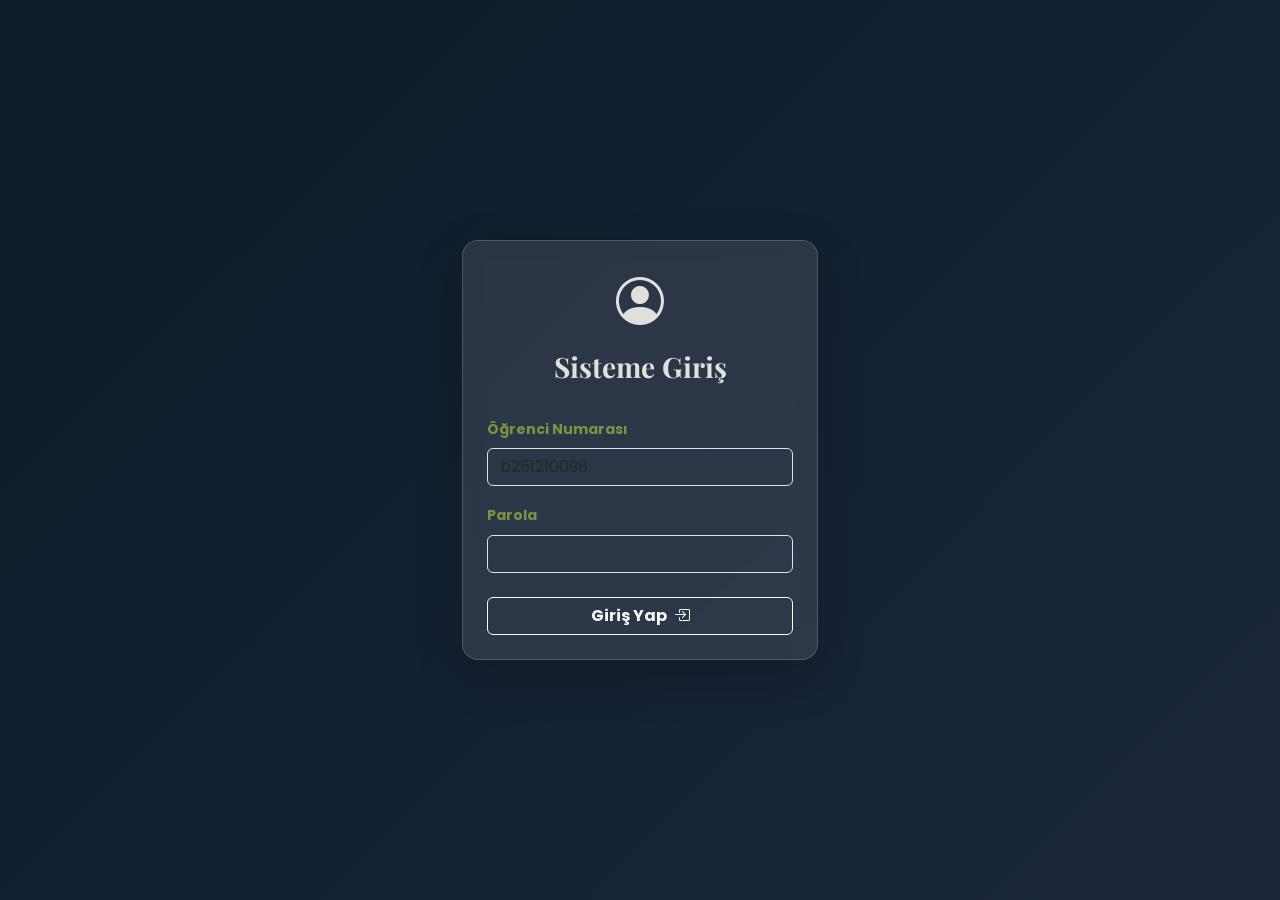
<file: index.html>
<!DOCTYPE html>
<html lang="tr">
<head>
    <meta charset="UTF-8">
    <title>Giriş Yap | Sima Nur GÜLER</title>
    <link href="https://cdn.jsdelivr.net/npm/bootstrap@5.3.0/dist/css/bootstrap.min.css" rel="stylesheet">
    <link rel="stylesheet" href="style.css">
    <link rel="stylesheet" href="https://cdn.jsdelivr.net/npm/bootstrap-icons@1.11.1/font/bootstrap-icons.css">
    
    <style>
        body { background: linear-gradient(135deg, #0D1B2A 0%, #1B263B 100%); min-height: 100vh; display: flex; align-items: center; }
        .login-card { background: rgba(255, 255, 255, 0.1); backdrop-filter: blur(10px); border: 1px solid rgba(224, 225, 221, 0.2); color: white; }
        .form-control:focus { background-color: rgba(255, 255, 255, 0.1); color: white; border-color: #E0E1DD; box-shadow: none; }
    </style>
</head>
<body>
    <div class="container">
        <div class="row justify-content-center">
            <div class="col-md-4">
                <div class="card login-card p-4 shadow-lg rounded-4">
                    <div class="text-center mb-4">
                        <i class="bi bi-person-circle" style="font-size: 3rem; color: #E0E1DD;"></i>
                        <h3 class="mt-2" style="color: #E0E1DD;">Sisteme Giriş</h3>
                    </div>
                    
                    <div id="hataMesaji" class="alert alert-danger text-center small py-2 d-none" style="background-color: rgba(220, 53, 69, 0.8); color: white; border: none;">
                        <i class="bi bi-exclamation-triangle-fill"></i> Kullanıcı adı veya şifre hatalı!
                    </div>
                    
                    <form action="login.php" method="POST">
                        <div class="mb-3">
                            <label class="form-label text-silver small fw-bold">Öğrenci Numarası</label>
                            <input type="text" name="kullaniciadi" class="form-control bg-transparent text-white" placeholder="b251210098" required>
                        </div>
                        <div class="mb-4">
                            <label class="form-label text-silver small fw-bold">Parola</label>
                            <input type="password" name="password" class="form-control bg-transparent text-white" required>
                        </div>
                        <button type="submit" class="btn btn-outline-light w-100 fw-bold">Giriş Yap <i class="bi bi-box-arrow-in-right ms-1"></i></button>
                    </form>
                    
                </div>
            </div>
        </div>
    </div>

    <script>
        const urlParams = new URLSearchParams(window.location.search);
        if (urlParams.has('hata')) {
            document.getElementById('hataMesaji').classList.remove('d-none');
        }
    </script>
</body>
</html>
</file>
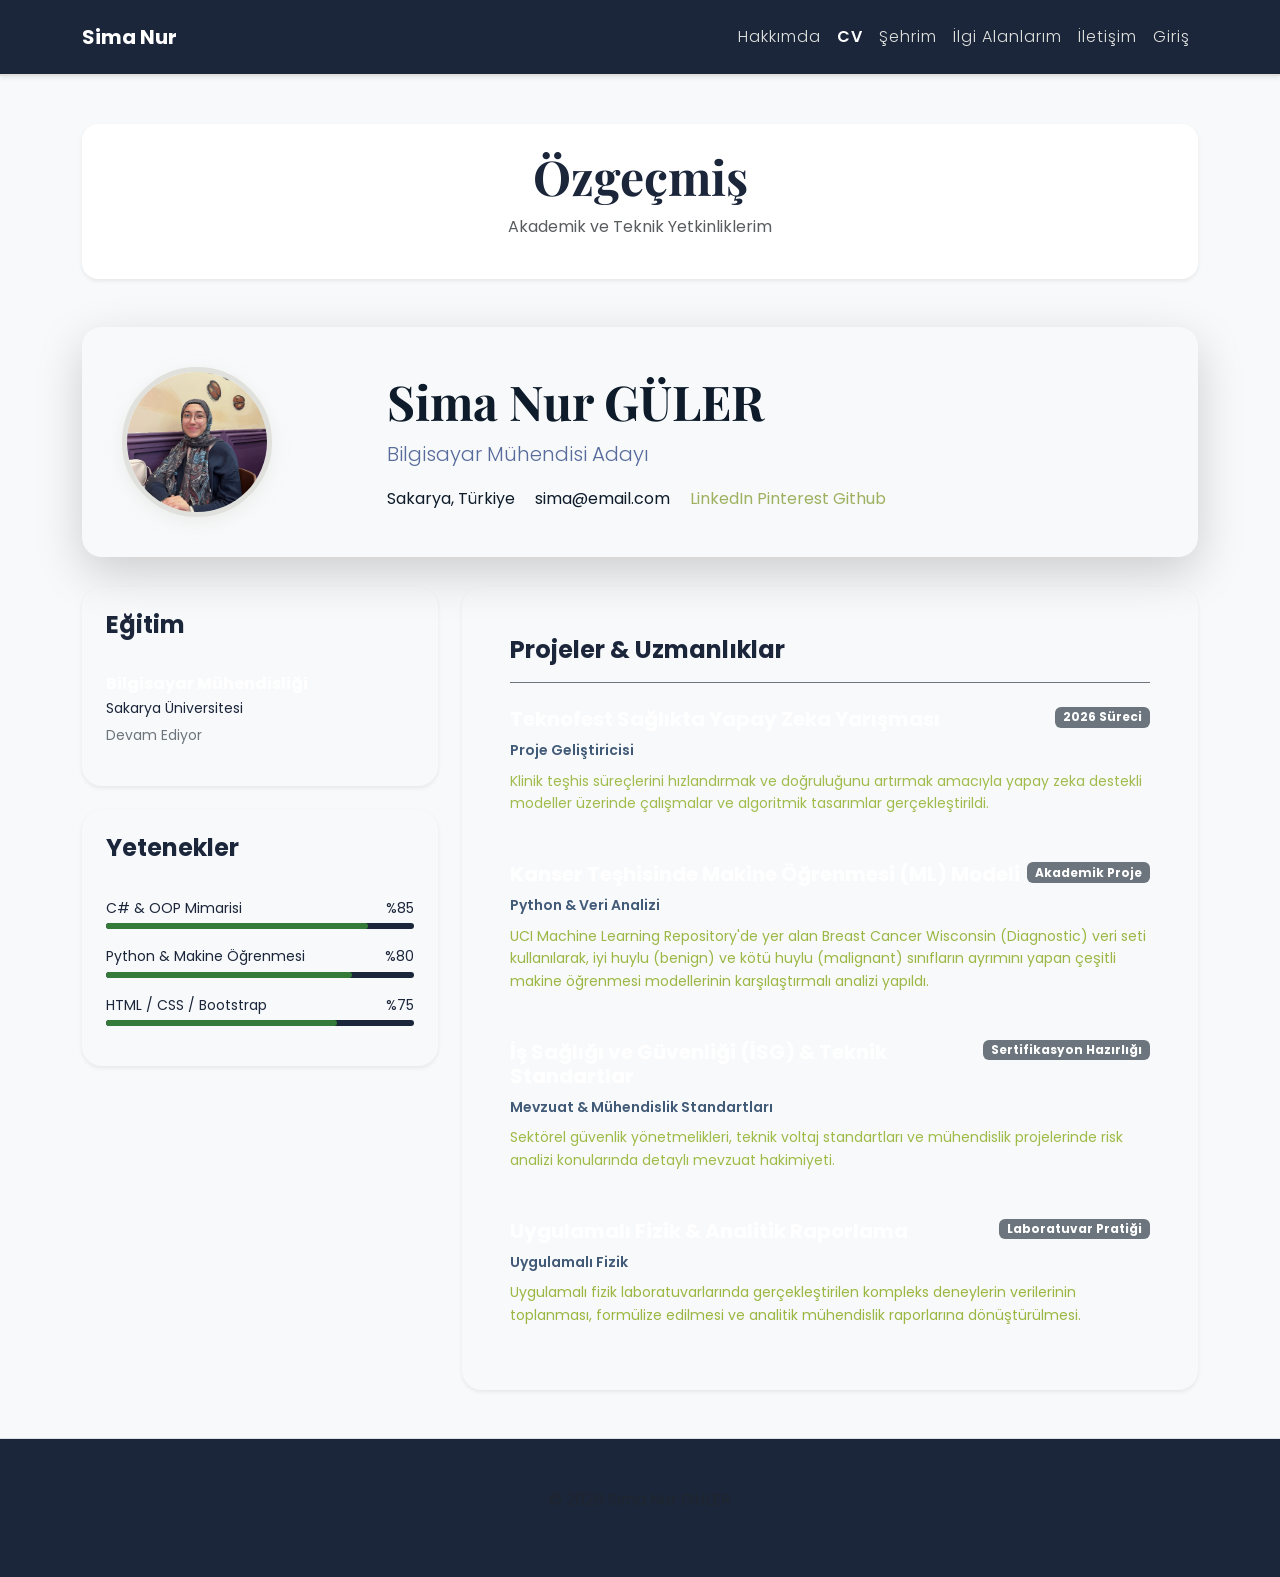
<file: cv.html>
﻿
<!DOCTYPE html>
<html lang="tr">
<head>
    <meta charset="UTF-8">
    <meta name="viewport" content="width=device-width, initial-scale=1.0">
    <title>Özgeçmiş | Sima Nur GÜLER</title>
    <link href="https://fonts.googleapis.com/css2?family=Playfair+Display:wght@700&family=Poppins:wght@300;400;600&display=swap" rel="stylesheet">
    <link href="https://cdn.jsdelivr.net/npm/bootstrap@5.3.0/dist/css/bootstrap.min.css" rel="stylesheet">
    <link rel="stylesheet" href="style.css">
<style>
    /* CV PROFİL RESMİ STİLLERİ */
    .cv-header-container {
        background-color: var(--gece-mavi); /* Diğer sayfalarla uyumlu profesyonel koyu mavi */
        color: var(--gece-mavi);
        border-radius: 20px;
        padding: 40px;
        margin-bottom: 30px;
        box-shadow: 0 10px 30px rgba(0, 0, 0, 0.3);
    }

    .cv-profile-img {
        width: 150px; /* Fotoğrafın genişliği */
        height: 150px; /* Fotoğrafın yüksekliği (kare olmalı) */
        object-fit: cover; /* Fotoğrafı esnetmeden sığdırır */
        object-position: center; /* Odağı merkeze alır */
        border-radius: 50%; /* Tam yuvarlak yapar */
        border: 5px solid var(--gumus); /* Şık gümüş çerçeve */
        box-shadow: 0 5px 15px rgba(224, 225, 221, 0.5); /* Hafif gümüş parlama */
        transition: transform 0.3s ease;
    }

    .cv-profile-img:hover {
        transform: scale(1.05); /* Fareyle üzerine gelince hafifçe büyür */
    }
</style>
</head>
<body>

     <nav class="navbar navbar-expand-lg navbar-dark shadow-sm sticky-top">
        <div class="container">
            <a class="navbar-brand fw-bold" href="index.html">Sima Nur</a>
            <div class="collapse navbar-collapse" id="navbarNav">
                <ul class="navbar-nav ms-auto">
                    <li class="nav-item"><a class="nav-link" href="hakkimda.html">Hakkımda</a></li>
                    <li class="nav-item"><a class="nav-link active" href="cv.html">CV</a></li>
                    <li class="nav-item"><a class="nav-link" href="sehir.html">Şehrim</a></li>
                    <li class="nav-item"><a class="nav-link" href="ilgialanlarim.html">İlgi Alanlarım</a></li>
                    <li class="nav-item"><a class="nav-link" href="iletisim.html">İletişim</a></li>
                    <li class="nav-item"><a class="nav-link" href="index.html">Giriş</a></li>
                </ul>
            </div>
        </div>
    </nav>

    <main class="container mt-5">
        <header class="text-center mb-5 py-4 bg-white rounded-4 shadow-sm">
            <h1 class="display-5 fw-bold">Özgeçmiş</h1>
            <p class="text-muted">Akademik ve Teknik Yetkinliklerim</p>
        </header>
        
        <div class="cv-header-container shadow-lg">
        <div class="row align-items-center">
            
            <div class="col-md-3 text-center text-md-start">
                <img src="img/sima_nur_guler_cv.jpeg" alt="Sima Nur GÜLER CV" class="cv-profile-img img-fluid">
            </div>

            <div class="col-md-9 text-center text-md-start mt-3 mt-md-0">
                <h1 class="display-5 fw-bold" style="color: var(--gece-mavi);">Sima Nur GÜLER</h1>
                <p class="lead" style="color: rgba(46, 71, 132, 0.8);">Bilgisayar Mühendisi Adayı</p>
                
                <div class="mt-3">
                    <span class="me-3"><i class="bi bi-geo-alt"></i> Sakarya, Türkiye</span>
                    <span class="me-3"><i class="bi bi-envelope"></i> sima@email.com</span>
                    <a href="https://www.linkedin.com/public-profile/settings/?lipi=urn%3Ali%3Apage%3Ad_flagship3_profile_self_edit_contact_info%3Bkgy%2BtI0uTq2iU6N8N%2B%2BawQ%3D%3D" class="text-silver text-decoration-none"><i class="bi bi-linkedin"></i> LinkedIn</a>
                    <a href="https://pin.it/5Ur2tbo1m" class="text-silver text-decoration-none"><i class="bi bi-pinterest"></i> Pinterest</a>
                    <a href="https://github.com/sima-nur-guler" class="text-silver text-decoration-none"><i class="bi bi-github"></i>Github</a>
                </div>
            </div>
        </div>
    </div>

    <div class="row g-4 mb-5">
        
        <div class="col-md-4">
            
            <div class="card border-0 shadow-sm mb-4" style="background-color: var(--derin-mavi); color: var(--gece-mavisi); border-radius: 20px;">
                <div class="card-body p-4">
                    <h4 class="fw-bold mb-4" style="border-bottom: 2px solid var(--acik-mavi); padding-bottom: 10px;"><i class="bi bi-mortarboard"></i> Eğitim</h4>
                    <div>
                        <h6 class="fw-bold text-white mb-1">Bilgisayar Mühendisliği</h6>
                        <p class="small mb-1">Sakarya Üniversitesi</p>
                        <p class="text-secondary small">Devam Ediyor</p>
                    </div>
                </div>
            </div>

            <div class="card border-0 shadow-sm" style="background-color: var(--derin-mavi); color: var(--gece-mavisi); border-radius: 20px;">
                <div class="card-body p-4">
                    <h4 class="fw-bold mb-4" style="border-bottom: 2px solid var(--acik-mavi); padding-bottom: 10px;"><i class="bi bi-code-slash"></i> Yetenekler</h4>
                    
                    <div class="mb-3">
                        <div class="d-flex justify-content-between small mb-1">
                            <span>C# & OOP Mimarisi</span><span>%85</span>
                        </div>
                        <div class="progress" style="height: 6px; background-color: var(--gece-mavisi); border-radius: 10px;">
                            <div class="progress-bar" style="width: 85%; background-color: #347a39; border-radius: 10px;"></div>
                        </div>
                    </div>

                    <div class="mb-3">
                        <div class="d-flex justify-content-between small mb-1">
                            <span>Python & Makine Öğrenmesi</span><span>%80</span>
                        </div>
                        <div class="progress" style="height: 6px; background-color: var(--gece-mavisi); border-radius: 10px;">
                            <div class="progress-bar" style="width: 80%; background-color: #347a39; border-radius: 10px;"></div>
                        </div>
                    </div>

                    <div class="mb-3">
                        <div class="d-flex justify-content-between small mb-1">
                            <span>HTML / CSS / Bootstrap</span><span>%75</span>
                        </div>
                        <div class="progress" style="height: 6px; background-color: var(--gece-mavisi); border-radius: 10px;">
                            <div class="progress-bar" style="width: 75%; background-color: #347a39; border-radius: 10px;"></div>
                        </div>
                    </div>
                </div>
            </div>
        </div>

        <div class="col-md-8">
            <div class="card border-0 shadow-sm h-100" style="background-color: var(--derin-mavi); color: var(--gece-mavisi); border-radius: 20px;">
                <div class="card-body p-4 p-md-5">
                    
                    <div class="d-flex justify-content-between align-items-center mb-4 border-bottom border-secondary pb-3">
                        <h4 class="fw-bold m-0"><i class="bi bi-briefcase"></i> Projeler & Uzmanlıklar</h4>
                        <a href="#" class="btn btn-outline-light btn-sm rounded-pill px-3"><i class="bi bi-download"></i> CV İndir (PDF)</a>
                    </div>

                    <div class="mb-5">
                        <div class="d-flex justify-content-between align-items-start mb-2">
                            <h5 class="fw-bold text-white m-0">Teknofest Sağlıkta Yapay Zeka Yarışması</h5>
                            <span class="badge bg-secondary">2026 Süreci</span>
                        </div>
                        <p class="small mb-2" style="color: #415A77; font-weight: 600;">Proje Geliştiricisi</p>
                        <p class="small" style="color: rgba(144, 177, 46, 0.85); line-height: 1.6;">Klinik teşhis süreçlerini hızlandırmak ve doğruluğunu artırmak amacıyla yapay zeka destekli modeller üzerinde çalışmalar ve algoritmik tasarımlar gerçekleştirildi.</p>
                    </div>

                    <div class="mb-5">
                        <div class="d-flex justify-content-between align-items-start mb-2">
                            <h5 class="fw-bold text-white m-0">Kanser Teşhisinde Makine Öğrenmesi (ML) Modeli</h5>
                            <span class="badge bg-secondary">Akademik Proje</span>
                        </div>
                        <p class="small mb-2" style="color: #415A77; font-weight: 600;">Python & Veri Analizi</p>
                        <p class="small" style="color: rgba(139, 172, 37, 0.85); line-height: 1.6;">UCI Machine Learning Repository'de yer alan Breast Cancer Wisconsin (Diagnostic) veri seti kullanılarak, iyi huylu (benign) ve kötü huylu (malignant) sınıfların ayrımını yapan çeşitli makine öğrenmesi modellerinin karşılaştırmalı analizi yapıldı.</p>
                    </div>

                    <div class="mb-5">
                        <div class="d-flex justify-content-between align-items-start mb-2">
                            <h5 class="fw-bold text-white m-0">İş Sağlığı ve Güvenliği (İSG) & Teknik Standartlar</h5>
                            <span class="badge bg-secondary">Sertifikasyon Hazırlığı</span>
                        </div>
                        <p class="small mb-2" style="color: #415A77; font-weight: 600;">Mevzuat & Mühendislik Standartları</p>
                        <p class="small" style="color: rgba(142, 176, 40, 0.85); line-height: 1.6;">Sektörel güvenlik yönetmelikleri, teknik voltaj standartları ve mühendislik projelerinde risk analizi konularında detaylı mevzuat hakimiyeti.</p>
                    </div>

                    <div>
                        <div class="d-flex justify-content-between align-items-start mb-2">
                            <h5 class="fw-bold text-white m-0">Uygulamalı Fizik & Analitik Raporlama</h5>
                            <span class="badge bg-secondary">Laboratuvar Pratiği</span>
                        </div>
                        <p class="small mb-2" style="color: #415A77; font-weight: 600;">Uygulamalı Fizik</p>
                        <p class="small" style="color: rgba(138, 172, 33, 0.85); line-height: 1.6;">Uygulamalı fizik laboratuvarlarında gerçekleştirilen kompleks deneylerin verilerinin toplanması, formülize edilmesi ve analitik mühendislik raporlarına dönüştürülmesi.</p>
                    </div>

                </div>
            </div>
        </div>
        
    </div>

        
    </main>

    <footer class="text-center py-5 mt-5 border-top">
        <p class="text-muted">&copy; 2026 Sima Nur GÜLER</p>
    </footer>

    <script src="https://cdn.jsdelivr.net/npm/bootstrap@5.3.0/dist/js/bootstrap.bundle.min.js"></script>
</body>
</file>
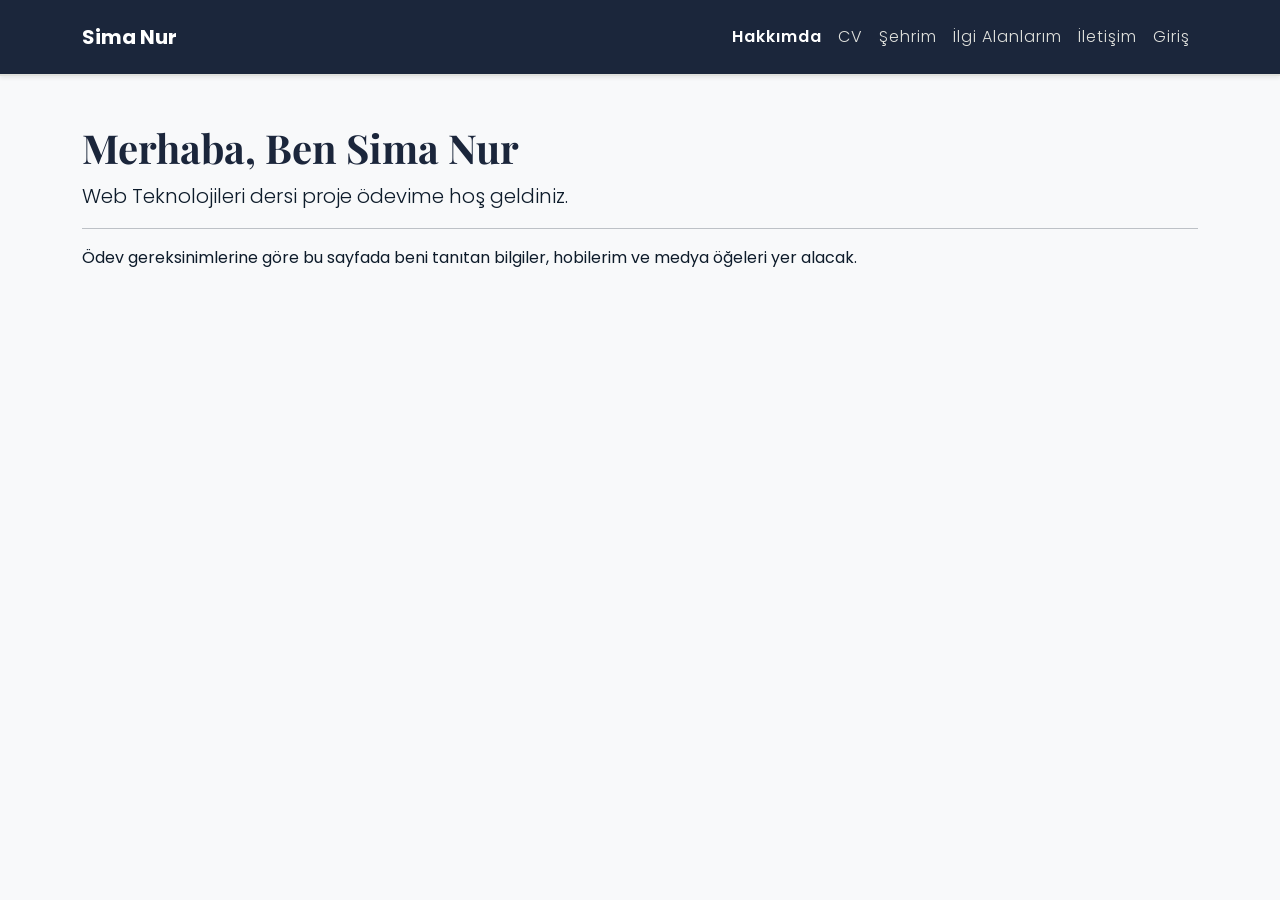
<file: hakkimda.html>
<!DOCTYPE html>
<html lang="tr">
<head>
    <meta charset="UTF-8">
    <meta name="viewport" content="width=device-width, initial-scale=1.0">
    <title>Hakkımda - Sima Nur</title>
    <link href="https://cdn.jsdelivr.net/npm/bootstrap@5.3.0/dist/css/bootstrap.min.css" rel="stylesheet">
    <link rel="stylesheet" href="style.css">
</head>
<body>

     <nav class="navbar navbar-expand-lg navbar-dark shadow-sm sticky-top">
        <div class="container">
            <a class="navbar-brand fw-bold" href="index.html">Sima Nur</a>
            <div class="collapse navbar-collapse" id="navbarNav">
                <ul class="navbar-nav ms-auto">
                    <li class="nav-item"><a class="nav-link active" href="hakkimda.html">Hakkımda</a></li>
                    <li class="nav-item"><a class="nav-link" href="cv.html">CV</a></li>
                    <li class="nav-item"><a class="nav-link" href="sehir.html">Şehrim</a></li>
                    <li class="nav-item"><a class="nav-link" href="ilgialanlarim.html">İlgi Alanlarım</a></li>
                    <li class="nav-item"><a class="nav-link" href="iletisim.html">İletişim</a></li>
                    <li class="nav-item"><a class="nav-link" href="index.html">Giriş</a></li>
                </ul>
            </div>
        </div>
    </nav>

    <div class="container mt-5">
        <div class="row">
            <div class="col-md-12">
                <h1>Merhaba, Ben Sima Nur</h1>
                <p class="lead">Web Teknolojileri dersi proje ödevime hoş geldiniz.</p>
                <hr>
                <p>
                    Ödev gereksinimlerine göre bu sayfada beni tanıtan bilgiler, 
                    hobilerim ve medya öğeleri yer alacak.
                </p>
                </div>
        </div>
    </div>

    <script src="https://cdn.jsdelivr.net/npm/bootstrap@5.3.0/dist/js/bootstrap.bundle.min.js"></script>
</body>
</html>
</file>
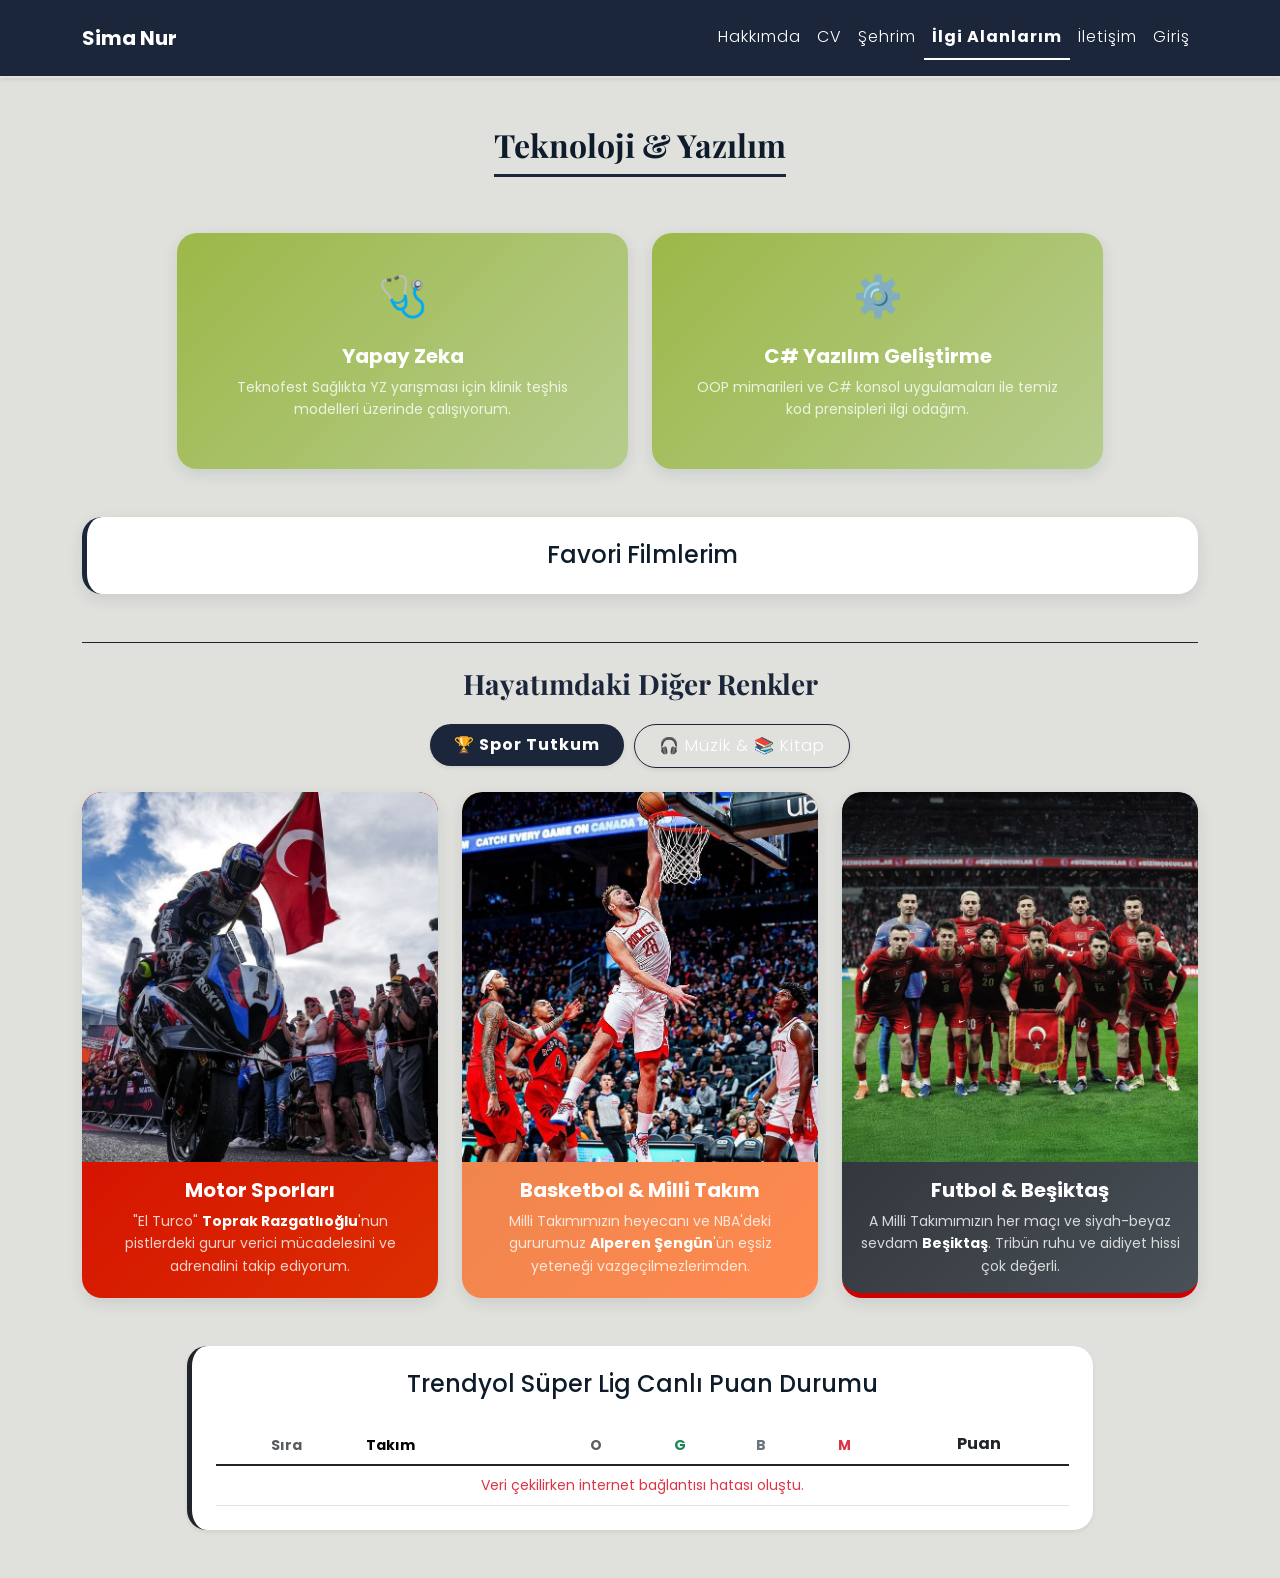
<file: ilgialanlarim.html>
<!DOCTYPE html>
<html lang="tr">
<head>
    <meta charset="UTF-8">
    <meta name="viewport" content="width=device-width, initial-scale=1.0">
    <title>İlgi Alanlarım | Sima Nur GÜLER</title>
    <link href="https://cdn.jsdelivr.net/npm/bootstrap@5.3.0/dist/css/bootstrap.min.css" rel="stylesheet">
    <link rel="stylesheet" href="style.css">
    <style>
        
        :root { 
            --acik-gumus: #E0E1DD; 
            --koyu-metin: #0D1B2A;   
            --navbar-koyu: #1B263B;
            --kart-golge: rgba(13, 27, 42, 0.1);
        }
        
        body { background-color: var(--acik-gumus); color: var(--koyu-metin); font-family: 'Poppins', sans-serif; }
        .navbar { background-color: var(--navbar-koyu) !important; }
        .navbar-brand, .nav-link { color: #fff !important; }
        .nav-link.active { font-weight: bold; color: #fff !important; border-bottom: 2px solid #fff; }
        
        .passion-card, .media-card {
            border: none;
            border-radius: 20px;
            overflow: hidden;
            transition: transform 0.4s ease, box-shadow 0.4s ease;
            color: #fff;
            box-shadow: 0 5px 15px var(--kart-golge);
        }
        
        .passion-card:hover, .media-card:hover {
            transform: translateY(-10px) scale(1.02);
            box-shadow: 0 15px 30px rgba(13, 27, 42, 0.2);
        }

        /* FOTOĞRAFLAR İÇİN CSS */
        .passion-img {
            height: 370px;
            width: 100%;
            object-fit: cover; /* Fotoğrafı esnetmeden sığdırır */
            object-position: center;
            border-radius: 20px 20px 0 0; /* Sadece üst köşeler yuvarlak */
        }
        .passion-card .card-body { padding-top: 15px; }

        /* KART RENKLERİ */
        .card-motor { background: linear-gradient(135deg, #d00000, #dc2f02) !important; }
        .card-basket { background: linear-gradient(135deg, #e3814c, #ff8a4f) !important; }
        .card-futbol { background: linear-gradient(135deg, #212529, #495057) !important; border-bottom: 5px solid #d00000; }
        .card-muzik { background: linear-gradient(135deg, #674e80, #b094c8) !important; }
        .card-kitap { background: linear-gradient(135deg, #9c528b, #bf7cc4) !important; }

        /* TMDB Film Kartları */
        .media-card { 
            background-color: #1B263B; 
            color: #ffffff;
        }
        
        
        .media-card img {
            width: 100%;
            height: 250px; 
            object-fit: cover; 
            object-position: center top; 
        }

        /* Sekme Butonları */
        .nav-pills .nav-link { color: var(--koyu-metin); border: 1px solid var(--navbar-koyu); margin: 0 5px; }
        .nav-pills .nav-link.active { background-color: var(--navbar-koyu) !important; color: #fff !important; border: none; }
        .section-title { border-bottom: 3px solid var(--navbar-koyu); display: inline-block; padding-bottom: 10px; color: var(--koyu-metin); }
    </style>
</head>
<body>

    <nav class="navbar navbar-expand-lg navbar-dark shadow-sm sticky-top">
        <div class="container">
            <a class="navbar-brand fw-bold" href="index.html">Sima Nur</a>
            <button class="navbar-toggler" type="button" data-bs-toggle="collapse" data-bs-target="#navbarNav">
                <span class="navbar-toggler-icon"></span>
            </button>
            <div class="collapse navbar-collapse" id="navbarNav">
                <ul class="navbar-nav ms-auto">
                    <li class="nav-item"><a class="nav-link" href="hakkimda.html">Hakkımda</a></li>
                    <li class="nav-item"><a class="nav-link" href="cv.html">CV</a></li>
                    <li class="nav-item"><a class="nav-link" href="sehir.html">Şehrim</a></li>
                    <li class="nav-item"><a class="nav-link active" href="ilgialanlarim.html">İlgi Alanlarım</a></li>
                    <li class="nav-item"><a class="nav-link" href="iletisim.html">İletişim</a></li>
                    <li class="nav-item"><a class="nav-link" href="index.html">Giriş</a></li>
                </ul>
            </div>
        </div>
    </nav>

    <main class="container mt-5">
        <div class="text-center mb-4">
            <h2 class="section-title">Teknoloji & Yazılım</h2>
        </div>
        <div class="row g-4 mt-2 justify-content-center">
            <div class="col-md-5">
                <div class="card passion-card h-100 p-3 text-center" style="background: linear-gradient(135deg,rgba(144, 177, 46, 0.85), #b6cc8d);">
                    <div class="card-body">
                        <span class="fs-1">🩺</span>
                        <h5 class="mt-3 fw-bold">Yapay Zeka</h5>
                        <p class="small" style="color:rgba(255,255,255,0.8);">Teknofest Sağlıkta YZ yarışması için klinik teşhis modelleri üzerinde çalışıyorum.</p>
                    </div>
                </div>
            </div>
            <div class="col-md-5">
                <div class="card passion-card h-100 p-3 text-center" style="background: linear-gradient(135deg,rgba(144, 177, 46, 0.85),#b6cc8d );">
                    <div class="card-body">
                        <span class="fs-1">⚙️</span>
                        <h5 class="mt-3 fw-bold">C# Yazılım Geliştirme</h5>
                        <p class="small" style="color:rgba(255,255,255,0.8);">OOP mimarileri ve C# konsol uygulamaları ile temiz kod prensipleri ilgi odağım.</p>
                    </div>
                </div>
            </div>
        </div>
        <div class="mt-5 p-4" style="background: #fff; border-radius: 20px; box-shadow: 0 5px 15px var(--kart-golge); border-left: 5px solid var(--navbar-koyu);">
            <h4 class="text-center mb-4 koyu-metin"><i class="bi bi-film"></i> Favori Filmlerim</h4>
            <div class="row g-4 justify-content-center" id="movie-list">
                <div class="text-center koyu-metin">Filmler yükleniyor, lütfen bekleyiniz...</div>
            </div>
        </div>


        <div class="mt-5 pt-4 border-top border-dark mb-5">
            <h3 class="text-center mb-4 koyu-metin">Hayatımdaki Diğer Renkler</h3>

            <ul class="nav nav-pills justify-content-center mb-4" id="pills-tab" role="tablist">
                <li class="nav-item" role="presentation">
                    <button class="nav-link active rounded-pill px-4 shadow-sm" id="pills-spor-tab" data-bs-toggle="pill" data-bs-target="#pills-spor" type="button" role="tab">🏆 Spor Tutkum</button>
                </li>
                <li class="nav-item" role="presentation">
                    <button class="nav-link rounded-pill px-4 shadow-sm" id="pills-kultur-tab" data-bs-toggle="pill" data-bs-target="#pills-kultur" type="button" role="tab">🎧 Müzik & 📚 Kitap</button>
                </li>
            </ul>

            <div class="tab-content" id="pills-tabContent">
                
                <div class="tab-pane fade show active" id="pills-spor" role="tabpanel">
                    <div class="row g-4 justify-content-center">
                        
                        <div class="col-md-4">
                            <div class="passion-card card-motor h-100">
                                <img src="img/toprak3.jpg" class="passion-img" alt="Motor Yarışı">
                                <div class="card-body text-center p-3">
                                    <h5 class="fw-bold m-0">Motor Sporları</h5>
                                    <p class="small m-0 mt-2" style="color:rgba(255,255,255,0.8);">"El Turco" <span class="fw-bold text-white">Toprak Razgatlıoğlu</span>'nun pistlerdeki gurur verici mücadelesini ve adrenalini takip ediyorum.</p>
                                </div>
                            </div>
                        </div>
                        
                        <div class="col-md-4">
                            <div class="passion-card card-basket h-100">
                                <img src="img/alpi.jpg" class="passion-img" alt="Basketbol Smaç">
                                <div class="card-body text-center p-3">
                                    <h5 class="fw-bold m-0">Basketbol & Milli Takım</h5>
                                    <p class="small m-0 mt-2" style="color:rgba(255,255,255,0.8);">Milli Takımımızın heyecanı ve NBA'deki gururumuz <span class="fw-bold text-white">Alperen Şengün</span>'ün eşsiz yeteneği vazgeçilmezlerimden.</p>
                                </div>
                            </div>
                        </div>
                        
                        <div class="col-md-4">
                            <div class="passion-card card-futbol h-100">
                                <img src="img/bizimcocuklar2.jpg" class="passion-img" alt="Futbol Stadyumu">
                                <div class="card-body text-center p-3">
                                    <h5 class="fw-bold m-0">Futbol & Beşiktaş</h5>
                                    <p class="small m-0 mt-2" style="color:rgba(255,255,255,0.8);">A Milli Takımımızın her maçı ve siyah-beyaz sevdam <span class="fw-bold text-white">Beşiktaş</span>. Tribün ruhu ve aidiyet hissi çok değerli.</p>
                                </div>
                            </div>
                        </div>

                        <div class="row mt-5 justify-content-center">
    <div class="col-lg-10">
        <div class="p-4 shadow-sm" style="background: #fff; border-radius: 20px; box-shadow: 0 5px 15px rgba(13, 27, 42, 0.1); border-left: 5px solid #212529;">
            <h4 class="text-center mb-4" style="color: #0D1B2A;"><i class="bi bi-trophy text-warning"></i> Trendyol Süper Lig Canlı Puan Durumu</h4>
            
            <div class="table-responsive">
                <table class="table table-hover align-middle text-center small mb-0">
                    <thead style="border-bottom: 2px solid #212529;">
                        <tr>
                            <th class="text-muted">Sıra</th>
                            <th class="text-start">Takım</th>
                            <th class="text-muted" title="Oynanan Maç">O</th>
                            <th class="text-success" title="Galibiyet">G</th>
                            <th class="text-secondary" title="Beraberlik">B</th>
                            <th class="text-danger" title="Mağlubiyet">M</th>
                            <th class="fs-6 text-dark">Puan</th>
                        </tr>
                    </thead>
                    <tbody id="puan-durumu-govdesi">
                        <tr>
                            <td colspan="7" class="py-4">
                                <div class="spinner-border spinner-border-sm text-secondary" role="status"></div>
                                <span class="ms-2 text-secondary">Süper Lig verileri çekiliyor...</span>
                            </td>
                        </tr>
                    </tbody>
                </table>
            </div>
            
        </div>
    </div>
                    </div>
                </div>
                
</div>

                <div class="tab-pane fade" id="pills-kultur" role="tabpanel">
                    <div class="row g-4 justify-content-center">
                        <div class="col-md-6">
                            <div class="passion-card card-muzik d-flex align-items-center p-4 h-100">
                                <div class="me-4">
                                    <div class="rounded-circle d-flex align-items-center justify-content-center" style="width: 80px; height: 80px; background-color: rgba(255,255,255,0.2); border: 2px solid #fffefe;">
                                        <span class="fs-2">🎸</span>
                                    </div>
                                </div>
                                <div>
                                    <h5 class="fw-bold mb-1">Türkçe Alternatif Rock</h5>
                                    <p class="small mb-2" style="color:rgba(255,255,255,0.8);">Kod yazarken veya dinlenirken arka planda çalan elektro gitarlar.</p>
                            
                                </div>
                            </div>
                        </div>
                        <div class="col-md-6">
                            <div class="passion-card card-kitap p-4 h-100">
                                <div class="d-flex justify-content-between align-items-center mb-3">
                                    <h5 class="fw-bold m-0">📚 Başucu Kitaplarım</h5>
                                    <span class="badge bg-white text-success">Okuma Listesi</span>
                                </div>
                                <p class="small" style="color:rgba(255,255,255,0.8);">Kitaplar benim kaçış noktam. Farklı dünyaları keşfetmek ufkumu açıyor.</p>
                            </div>
                        </div>
                    </div>
                </div>
            </div>
        </div>
    </main>

    <script>
        async function kendiFilmlerimiGetir() {
            const apiKey = 'fe196e8302272ba1efbd86dcbcb23795';
            const kendiFilmListem = [157336, 122, 673]; 
            const container = document.getElementById('movie-list');
            container.innerHTML = ""; 
            for (let id of kendiFilmListem) {
                const url = `https://api.themoviedb.org/3/movie/${id}?api_key=${apiKey}&language=tr-TR`;
                try {
                    const response = await fetch(url);
                    const film = await response.json();
                    const filmKarti = `
                        <div class="col-md-4 mb-4">
                            <div class="card media-card h-100 shadow">
                                <img src="https://image.tmdb.org/t/p/w500${film.poster_path}" class="card-img-top" alt="${film.title}" style="height: 300px; object-fit: cover; border-radius: 20px 20px 0 0;">
                                <div class="card-body text-center p-3">
                                    <h6 class="fw-bold small mb-1 text-truncate">${film.title}</h6>
                                    <p class="mb-0 text-warning" style="font-size: 0.8rem;">⭐ ${film.vote_average.toFixed(1)}</p>
                                </div>
                            </div>
                        </div>
                    `;
                    container.innerHTML += filmKarti;
                } catch (error) { console.error(id + " ID'li film bulunamadı."); }
            }
        }
        document.addEventListener("DOMContentLoaded", kendiFilmlerimiGetir);


        // SÜPER LİG PUAN DURUMU API FONKSİYONU
async function puanDurumunuGetir() {
    // CollectAPI'den aldığın anahtarı buraya yapıştır
    const apiKey = '3ySviSjEbMxxwKqD9MjEjc:3UhzJ1JeJhSmb6r35BLmG7'; 
    const url = 'https://api.collectapi.com/sport/league?data.league=super-lig';
    try {
        const response = await fetch(url, {
            method: 'GET',
            headers: {
                'authorization': `apikey ${apiKey}`,
                'content-type': 'application/json'
            }
        });
        
        const data = await response.json();
        
        if(data.success) {
            const takimlar = data.result;
            const tbody = document.getElementById('puan-durumu-govdesi');
            tbody.innerHTML = ''; // Yükleniyor yazısını temizle

            takimlar.forEach(takim => {
                // Beşiktaş'ı bulup vurgulayan küçük zeka parıltısı :)
                let satirStili = "";
                let takimIsmi = takim.team;
                
                if(takimIsmi.toLowerCase().includes('beşiktaş')) {
                    satirStili = "table-dark fw-bold"; // Arka planı siyah, yazıyı kalın yapar
                    takimIsmi = "🦅 " + takim.team; // İkon ekler
                }

                const tr = `
                    <tr class="${satirStili}">
                        <td class="fw-bold">${takim.rank}</td>
                        <td class="text-start">
                            <h6 class="mb-0 fs-6" style="min-width: 120px;">${takimIsmi}</h6>
                        </td>
                        <td>${takim.play}</td>
                        <td>${takim.win}</td>
                        <td>${takim.draw}</td>
                        <td>${takim.lose}</td>
                        <td class="fs-6 fw-bold">${takim.point}</td>
                    </tr>
                `;
                tbody.innerHTML += tr;
            });
        } else {
            document.getElementById('puan-durumu-govdesi').innerHTML = '<tr><td colspan="7" class="text-danger">API limitine ulaşıldı veya anahtar hatalı.</td></tr>';
        }

    } catch (error) {
        console.error('API Hatası:', error);
        document.getElementById('puan-durumu-govdesi').innerHTML = '<tr><td colspan="7" class="text-danger">Veri çekilirken internet bağlantısı hatası oluştu.</td></tr>';
    }
}

// Sayfa yüklendiğinde film API'si ile birlikte bunu da çalıştır
document.addEventListener("DOMContentLoaded", puanDurumunuGetir);
    </script>
    <script src="https://cdn.jsdelivr.net/npm/bootstrap@5.3.0/dist/js/bootstrap.bundle.min.js"></script>
</body>
</html>
</file>
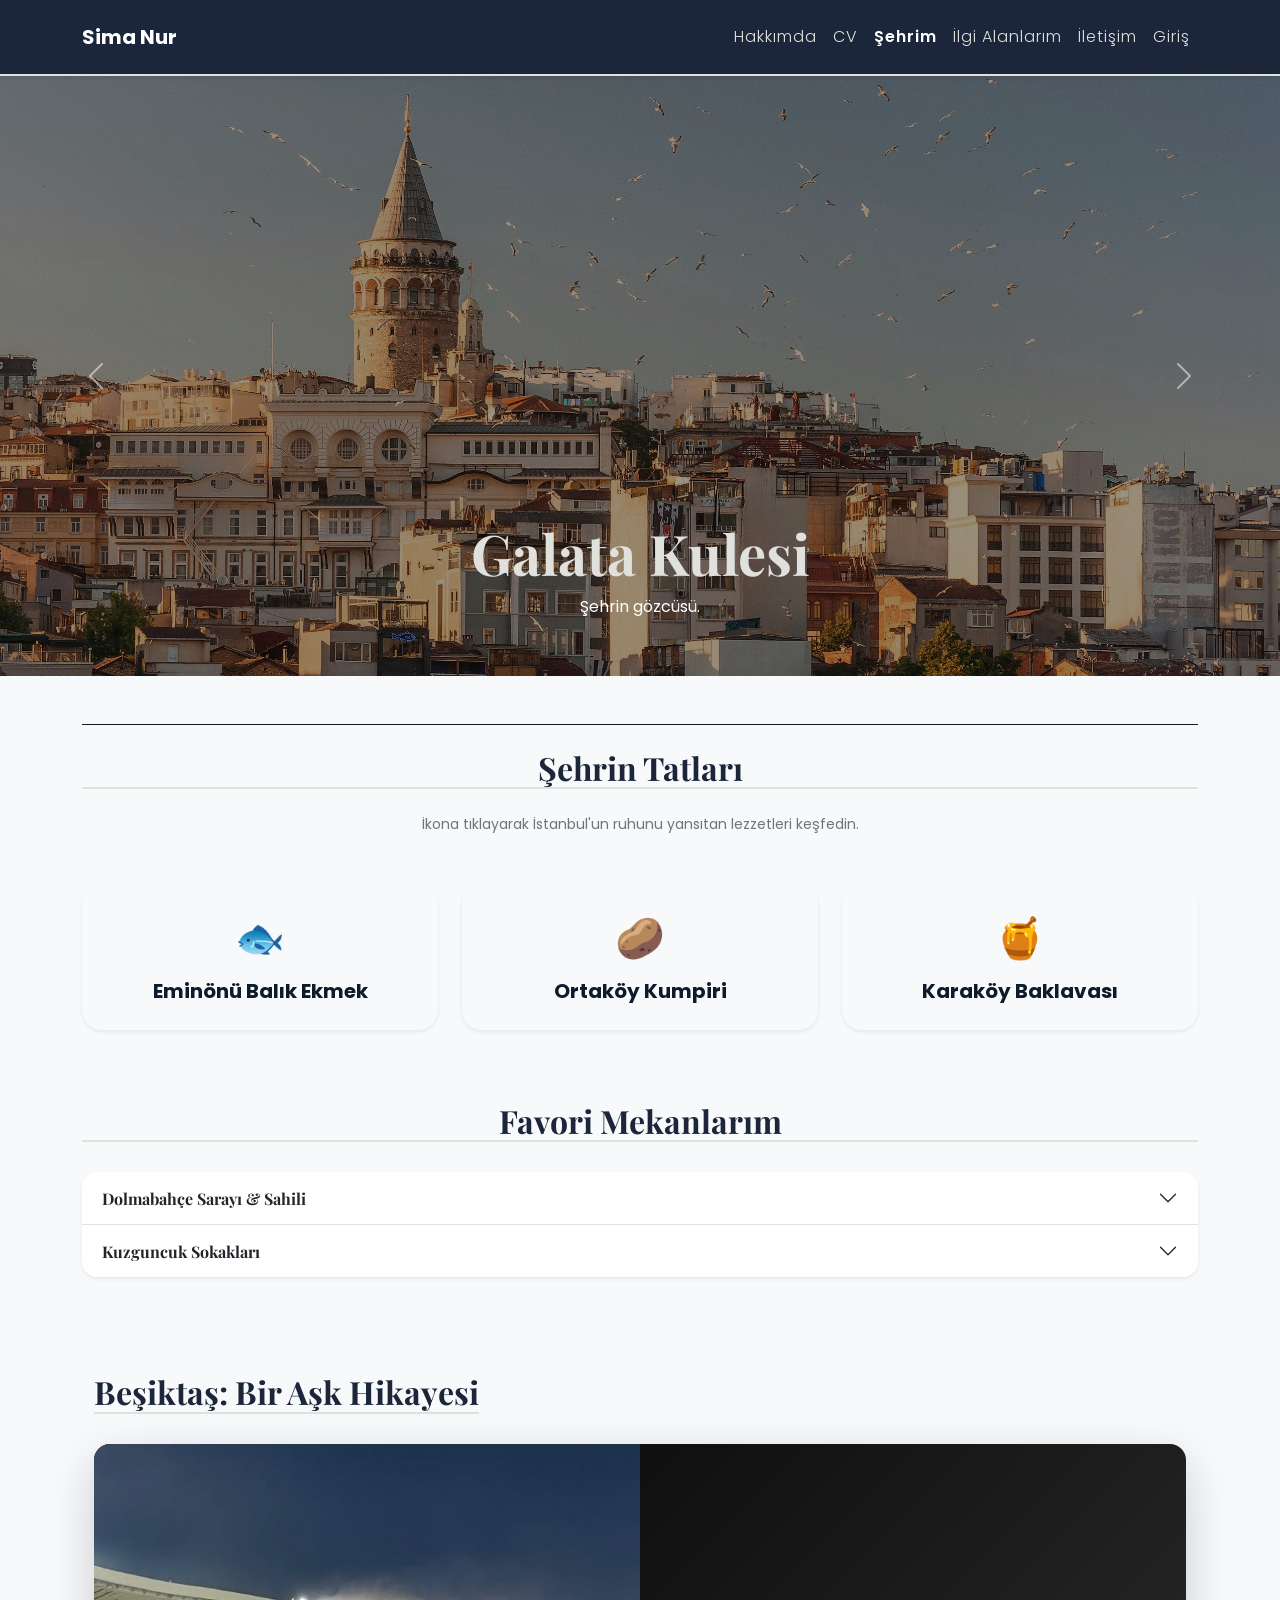
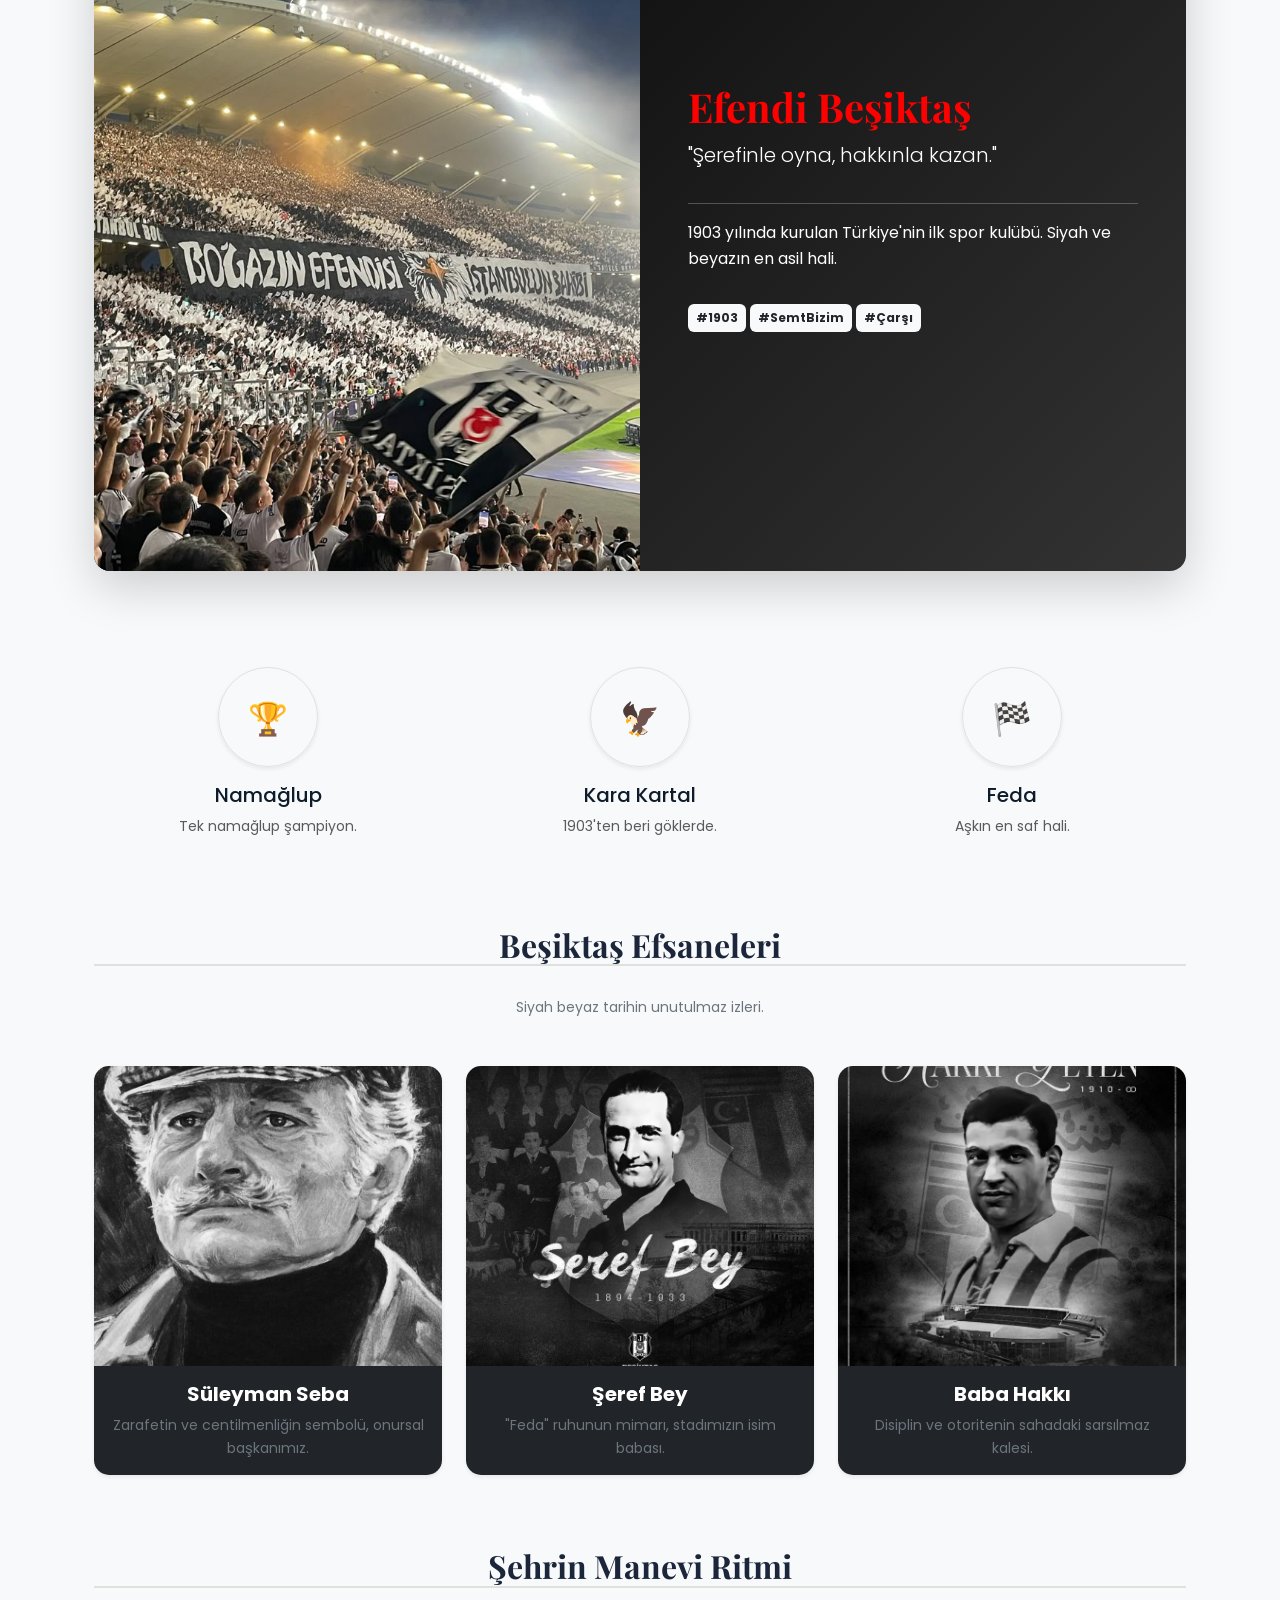
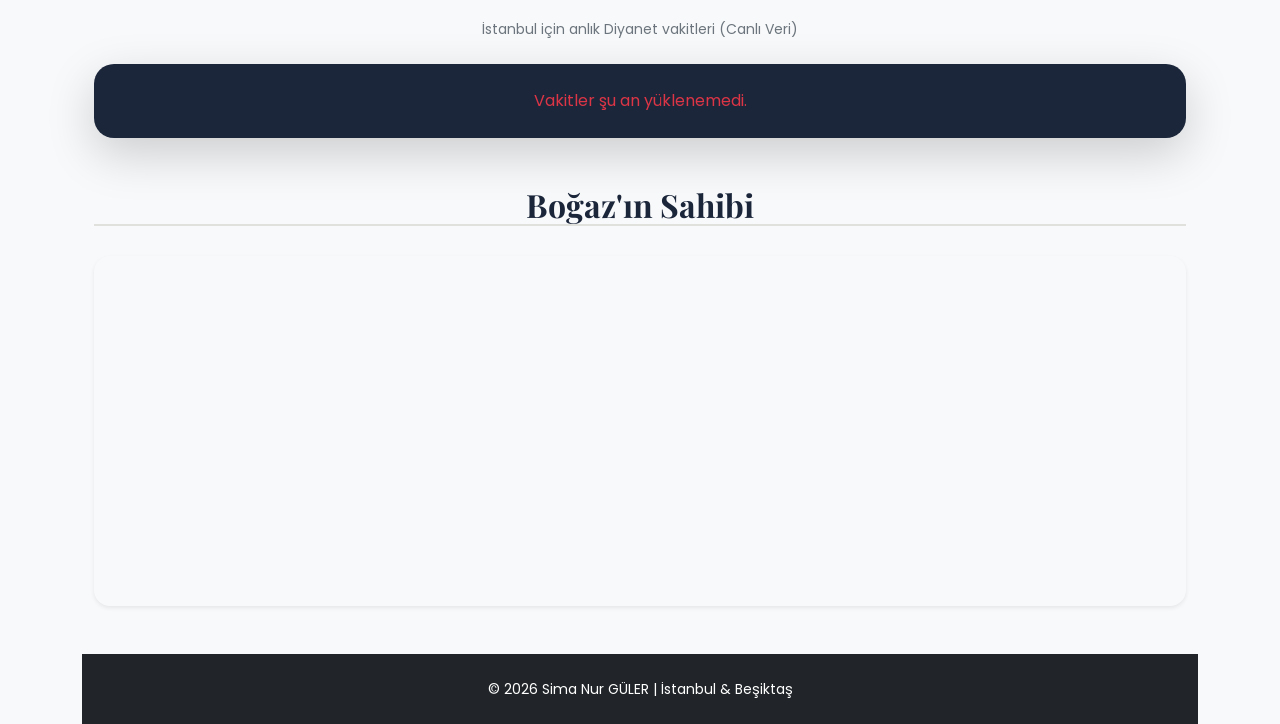
<file: sehir.html>
<!DOCTYPE html>
<html lang="tr">
<head>
    <meta charset="UTF-8">
    <meta name="viewport" content="width=device-width, initial-scale=1.0">
    <title>Şehrim ve Takımım | Sima Nur GÜLER</title>
    <!-- Google Fonts -->
    <link href="https://fonts.googleapis.com/css2?family=Playfair+Display:wght@700&family=Poppins:wght@300;400;600&display=swap" rel="stylesheet">
    <!-- Bootstrap CSS -->
    <link href="https://cdn.jsdelivr.net/npm/bootstrap@5.3.0/dist/css/bootstrap.min.css" rel="stylesheet">
    <link rel="stylesheet" href="style.css">
    <style>
        .carousel-item img { height: 600px; object-fit: cover; filter: brightness(60%); }
        .carousel-caption h2 { font-family: 'Playfair Display', serif; font-size: 3.5rem; color: var(--gumus); }
        .section-title { font-family: 'Playfair Display', serif; color: var(--gece-mavisi); border-bottom: 2px solid var(--gumus); display: inline-block; margin-bottom: 30px; }
        .bj-text { color: #000; font-weight: 600; } /* Beşiktaş siyahı */
        .card-img-top { height: 250px; object-fit: cover; }
    </style>
</head>
<body>

    <!-- NAVBAR -->
     <nav class="navbar navbar-expand-lg navbar-dark shadow-sm sticky-top">
        <div class="container">
            <a class="navbar-brand fw-bold" href="index.html">Sima Nur</a>
            <div class="collapse navbar-collapse" id="navbarNav">
                <ul class="navbar-nav ms-auto">
                    <li class="nav-item"><a class="nav-link" href="hakkimda.html">Hakkımda</a></li>
                    <li class="nav-item"><a class="nav-link" href="cv.html">CV</a></li>
                    <li class="nav-item"><a class="nav-link active" href="sehir.html">Şehrim</a></li>
                    <li class="nav-item"><a class="nav-link" href="ilgialanlarim.html">İlgi Alanlarım</a></li>
                    <li class="nav-item"><a class="nav-link" href="iletisim.html">İletişim</a></li>
                    <li class="nav-item"><a class="nav-link" href="index.html">Giriş</a></li>
                </ul>
            </div>
        </div>
    </nav>

    <!-- SLIDER (Boğaz, Galata, Cami) -->
    <header id="mainSlider" class="carousel slide" data-bs-ride="carousel">
        <div class="carousel-inner">
            <div class="carousel-item">
                <img src="img/bogaz.jpg" class="d-block w-100" alt="Boğaz">
                <div class="carousel-caption"><h2>İstanbul Boğazı</h2><p>Boğazın derin mavisi.</p></div>
            </div>
            <div class="carousel-item active">
                <img src="img/galata.jpg" class="d-block w-100" alt="Galata">
                <div class="carousel-caption"><h2>Galata Kulesi</h2><p>Şehrin gözcüsü.</p></div>
            </div>
            <div class="carousel-item">
                <img src="img/ayasofya.jpg" class="d-block w-100" alt="Cami">
                <div class="carousel-caption"><h2>Kadim Mimari</h2><p>Ayasofya Camii.</p></div>
            </div>
            <div class="carousel-item">
                <img src="img/sokak.jpg" class="d-block w-100" alt="Sokak">
                <div class="carousel-caption"><h2>Arka Sokaklar</h2><p>Denize çıkan sokaklar.</p></div>
            </div>
            <div class="carousel-item">
                <img src="img/kedi.jpg" class="d-block w-100" alt="Kedi">
                <div class="carousel-caption"><h2>Sokakların Gerçek Sahipleri</h2><p>ama en minnoşları.</p></div>
            </div>
            
        </div>
        <button class="carousel-control-prev" data-bs-target="#mainSlider" data-bs-slide="prev"><span class="carousel-control-prev-icon"></span></button>
        <button class="carousel-control-next" data-bs-target="#mainSlider" data-bs-slide="next"><span class="carousel-control-next-icon"></span></button>
    </header>

    <main class="container mt-5">
        

    <script src="https://cdn.jsdelivr.net/npm/bootstrap@5.3.0/dist/js/bootstrap.bundle.min.js"></script>
</body>

<section class="mb-5 py-4 border-top" style="border-color: var(--acik-mavi) !important;">
            <h2 class="section-title text-center w-100 mb-4">Şehrin Tatları</h2>
            <p class="text-center text-secondary mb-5 small">İkona tıklayarak İstanbul'un ruhunu yansıtan lezzetleri keşfedin.</p>

            <div class="row g-4 text-center">
                <div class="col-md-4">
                    <button type="button" class="btn w-100 p-4 border-0 shadow-sm" data-bs-toggle="modal" data-bs-target="#modalBalikEkmek" style="background-color: var(--derin-mavi); color: var(--mavi); border-radius: 20px; transition: 0.3s;">
                        <span class="fs-1">🐟</span><br>
                        <span class="fw-bold fs-5 mt-2 d-block">Eminönü Balık Ekmek</span>
                    </button>
                </div>
                <div class="col-md-4">
                    <button type="button" class="btn w-100 p-4 border-0 shadow-sm" data-bs-toggle="modal" data-bs-target="#modalKumpir" style="background-color: var(--derin-mavi); color: var(--mavi); border-radius: 20px; transition: 0.3s;">
                        <span class="fs-1">🥔</span><br>
                        <span class="fw-bold fs-5 mt-2 d-block">Ortaköy Kumpiri</span>
                    </button>
                </div>
                <div class="col-md-4">
                    <button type="button" class="btn w-100 p-4 border-0 shadow-sm" data-bs-toggle="modal" data-bs-target="#modalBaklava" style="background-color: var(--derin-mavi); color: var(--mavi); border-radius: 20px; transition: 0.3s;">
                        <span class="fs-1">🍯</span><br>
                        <span class="fw-bold fs-5 mt-2 d-block">Karaköy Baklavası</span>
                    </button>
                </div>
            </div>
        </section>


<body>

    <!-- İSTANBUL FAVORİLERİM (Bootstrap Accordion) -->
<section class="mt-5 mb-5">
    <h2 class="section-title text-center w-100">Favori Mekanlarım</h2>
    <div class="accordion accordion-flush shadow-sm rounded-4 overflow-hidden" id="mekanAccordion">
        <div class="accordion-item">
            <h2 class="accordion-header">
                <button class="accordion-button collapsed fw-bold" type="button" data-bs-toggle="collapse" data-bs-target="#mekan1">
                    Dolmabahçe Sarayı & Sahili
                </button>
            </h2>
            <div id="mekan1" class="accordion-collapse collapse" data-bs-parent="#mekanAccordion">
                <div class="accordion-body text-secondary">
                    Gümüşi saray kapıları ve denizin hemen dibindeki huzur. Beşiktaş'ın kalbinin attığı yer.
                </div>
            </div>
        </div>
        <div class="accordion-item">
            <h2 class="accordion-header">
                <button class="accordion-button collapsed fw-bold" type="button" data-bs-toggle="collapse" data-bs-target="#mekan2">
                    Kuzguncuk Sokakları
                </button>
            </h2>
            <div id="mekan2" class="accordion-collapse collapse" data-bs-parent="#mekanAccordion">
                <div class="accordion-body text-secondary">
                    Renkli evler, tarihi çınar ağaçları ve İstanbul'un en naif mahalle kültürü.
                </div>
            </div>
        </div>
    </div>
</section>

    <main class="container mt-5">
        

        <!-- TAKIMIM SEKMESİ (BEŞİKTAŞ) -->
        <!-- Eklemek İstediğin Estetik "Takımım" Detayı -->
<section class="py-5">
    <h2 class="section-title">Beşiktaş: Bir Aşk Hikayesi</h2>
    <div class="row g-0 rounded-4 overflow-hidden shadow-lg" style="background: linear-gradient(135deg, #000 0%, #333 100%); color: white;">
        <div class="col-md-6">
            <!-- Beşiktaş/Kartal Temalı Görsel -->
            <img src="img/BJK.jpg" class="img-fluid h-100 w-100" style="object-fit: cover;" alt="Kartal">
        </div>
        <div class="col-md-6 p-5 d-flex flex-column justify-content-center">
            <h3 class="display-6 fw-bold" style="color:red;">Efendi Beşiktaş</h3>
            <p class="lead">"Şerefinle oyna, hakkınla kazan."</p>
            <hr class="border-light">
            <p>1903 yılında kurulan Türkiye'nin ilk spor kulübü. Siyah ve beyazın en asil hali.</p>
            <div class="mt-3">
                <span class="badge bg-light text-dark p-2">#1903</span>
                <span class="badge bg-light text-dark p-2">#SemtBizim</span>
                <span class="badge bg-light text-dark p-2">#Çarşı</span>
            </div>
        </div>
    </div>
</section>
<!-- BEŞİKTAŞ GURUR TABLOSU (Kupa ve Başarılar) -->
<section class="row text-center mt-5">
    <div class="col-md-4">
        <div class="p-3 border border-silver rounded-circle d-inline-block mb-3 shadow-sm" style="width: 100px; height: 100px; line-height: 70px; border: 2px solid #E0E1DD;">
            <span class="fs-2">🏆</span>
        </div>
        <h5>Namağlup</h5>
        <p class="small text-muted">Tek namağlup şampiyon.</p>
    </div>
    <div class="col-md-4">
        <div class="p-3 border border-silver rounded-circle d-inline-block mb-3 shadow-sm" style="width: 100px; height: 100px; line-height: 70px; border: 2px solid #E0E1DD;">
            <span class="fs-2">🦅</span>
        </div>
        <h5>Kara Kartal</h5>
        <p class="small text-muted">1903'ten beri göklerde.</p>
    </div>
    <div class="col-md-4">
        <div class="p-3 border border-silver rounded-circle d-inline-block mb-3 shadow-sm" style="width: 100px; height: 100px; line-height: 70px; border: 2px solid #E0E1DD;">
            <span class="fs-2">🏁</span>
        </div>
        <h5>Feda</h5>
        <p class="small text-muted">Aşkın en saf hali.</p>
    </div>
</section>
<!-- EFSANELER GALERİSİ SECTION -->
<section class="mt-5 mb-5 py-4">
    <h2 class="section-title text-center w-100">Beşiktaş Efsaneleri</h2>
    <p class="text-center text-secondary mb-5 small">Siyah beyaz tarihin unutulmaz izleri.</p>
    
    <div class="row g-4">
        <!-- Süleyman Seba -->
        <div class="col-md-4">
            <div class="card h-100 border-0 shadow-sm efsane-kart overflow-hidden">
                <img src="img/seba.jpg" class="card-img-top" alt="Süleyman Seba">
                <div class="card-body text-center bg-dark text-white">
                    <h5 class="card-title fw-bold">Süleyman Seba</h5>
                    <p class="card-text small text-secondary">Zarafetin ve centilmenliğin sembolü, onursal başkanımız.</p>
                </div>
            </div>
        </div>

        <!-- Şeref Bey -->
        <div class="col-md-4">
            <div class="card h-100 border-0 shadow-sm efsane-kart overflow-hidden">
                <img src="img/şerefbey.jpg" class="card-img-top" alt="Şeref Bey">
                <div class="card-body text-center bg-dark text-white">
                    <h5 class="card-title fw-bold">Şeref Bey</h5>
                    <p class="card-text small text-secondary">"Feda" ruhunun mimarı, stadımızın isim babası.</p>
                </div>
            </div>
        </div>

        <!-- Hakkı Yeten (Baba Hakkı) -->
        <div class="col-md-4">
            <div class="card h-100 border-0 shadow-sm efsane-kart overflow-hidden">
                <img src="img/babahakkı.jpg" class="card-img-top" alt="Baba Hakkı">
                <div class="card-body text-center bg-dark text-white">
                    <h5 class="card-title fw-bold">Baba Hakkı</h5>
                    <p class="card-text small text-secondary">Disiplin ve otoritenin sahadaki sarsılmaz kalesi.</p>
                </div>
            </div>
        </div>
    </div>
</section>


<section class="mb-5">
            <h2 class="section-title w-100 text-center">Şehrin Manevi Ritmi</h2>
            <p class="text-center text-secondary mb-4 small">İstanbul için anlık Diyanet vakitleri (Canlı Veri)</p>
            
            <div class="card border-0 shadow-lg" style="background-color: var(--gece-mavisi); border-radius: 20px;">
                <div class="card-body p-4">
                    <div class="row text-center g-3" id="vakitler-kutusu">
                        <div class="col-12 text-secondary">
                            <div class="spinner-border spinner-border-sm me-2" role="status"></div> Vakitler çekiliyor...
                        </div>
                    </div>
                </div>
            </div>
        </section>

        <div class="modal fade" id="modalBalikEkmek" tabindex="-1" aria-hidden="true">
        <div class="modal-dialog modal-dialog-centered">
            <div class="modal-content" style="background-color: var(--gece-mavisi); color: var(--gumus); border: 1px solid #2A9D8F; border-radius: 15px;">
                <div class="modal-header border-secondary">
                    <h5 class="modal-title fw-bold text-white">Eminönü & Balık Ekmek</h5>
                    <button type="button" class="btn-close btn-close-white" data-bs-dismiss="modal" aria-label="Kapat"></button>
                </div>
                <div class="modal-body text-secondary">
                    <p>Tarihi yarımadaya karşı, denizin üzerinde hafifçe sallanan teknelerde pişen taze balık ve soğan kokusu... Eminönü'nün o tatlı karmaşasında yenilen balık ekmeğin tadı hiçbir lüks restoranda bulunmaz.</p>
                </div>
            </div>
        </div>
    </div>

    <div class="modal fade" id="modalKumpir" tabindex="-1" aria-hidden="true">
        <div class="modal-dialog modal-dialog-centered">
            <div class="modal-content" style="background-color: var(--gece-mavisi); color: var(--gumus); border: 1px solid #2A9D8F; border-radius: 15px;">
                <div class="modal-header border-secondary">
                    <h5 class="modal-title fw-bold text-white">Ortaköy & Kumpir</h5>
                    <button type="button" class="btn-close btn-close-white" data-bs-dismiss="modal" aria-label="Kapat"></button>
                </div>
                <div class="modal-body text-secondary">
                    <p>Arka planda görkemli Ortaköy Camii ve Boğaziçi Köprüsü... Tereyağı ve kaşarla harmanlanmış devasa patatesin içine sosisinden zeytinine, mısırından rus salatasına kadar her şeyi sığdırdığımız o renkli şölen.</p>
                </div>
            </div>
        </div>
    </div>

    <div class="modal fade" id="modalBaklava" tabindex="-1" aria-hidden="true">
        <div class="modal-dialog modal-dialog-centered">
            <div class="modal-content" style="background-color: var(--gece-mavisi); color: var(--gumus); border: 1px solid #2A9D8F; border-radius: 15px;">
                <div class="modal-header border-secondary">
                    <h5 class="modal-title fw-bold text-white">Karaköy & Baklava</h5>
                    <button type="button" class="btn-close btn-close-white" data-bs-dismiss="modal" aria-label="Kapat"></button>
                </div>
                <div class="modal-body text-secondary">
                    <p>İncecik açılmış kırk kat yufka, bol fıstık ve çıtır çıtır bir ses... Karaköy sokaklarında gezerken burnunuza gelen o sıcak tereyağı ve şerbet kokusuna asla karşı koyamazsınız.</p>
                </div>
            </div>
        </div>
    </div>

    
<script>
        async function namazVakitleriniGetir() {
            // İstanbul için, Diyanet methodu ile verileri çeken ücretsiz API
            const url = 'https://api.aladhan.com/v1/timingsByCity?city=Istanbul&country=Turkey&method=13';
            
            try {
                const response = await fetch(url);
                const data = await response.json();
                
                if(data.code === 200) {
                    const vakitler = data.data.timings;
                    const kutu = document.getElementById('vakitler-kutusu');
                    
                    //verileri ekrana basıyoruz
                    kutu.innerHTML = `
                        <div class="col-6 col-md-2">
                            <div class="p-3 rounded-3" style="background-color: rgba(172, 210, 58, 0.85); border: 1px solid var(--acik-mavi);">
                                <h6 class="text-white mb-1">İmsak</h6>
                                <h4 class="fw-bold mb-0" style="color: #2A9D8F;">${vakitler.Fajr}</h4>
                            </div>
                        </div>
                        <div class="col-6 col-md-2">
                            <div class="p-3 rounded-3" style="background-color: rgba(172, 210, 58, 0.85); border: 1px solid var(--acik-mavi);">
                                <h6 class="text-white mb-1">Güneş</h6>
                                <h4 class="fw-bold mb-0" style="color: #E0E1DD;">${vakitler.Sunrise}</h4>
                            </div>
                        </div>
                        <div class="col-6 col-md-2">
                            <div class="p-3 rounded-3" style="background-color: rgba(172, 210, 58, 0.85); border: 1px solid var(--acik-mavi);">
                                <h6 class="text-white mb-1">Öğle</h6>
                                <h4 class="fw-bold mb-0" style="color: #E0E1DD;">${vakitler.Dhuhr}</h4>
                            </div>
                        </div>
                        <div class="col-6 col-md-2">
                            <div class="p-3 rounded-3" style="background-color: rgba(172, 210, 58, 0.85); border: 1px solid var(--acik-mavi);">
                                <h6 class="text-white mb-1">İkindi</h6>
                                <h4 class="fw-bold mb-0" style="color: #E0E1DD;">${vakitler.Asr}</h4>
                            </div>
                        </div>
                        <div class="col-6 col-md-2">
                            <div class="p-3 rounded-3" style="background-color: rgba(172, 210, 58, 0.85); border: 1px solid var(--acik-mavi);">
                                <h6 class="text-white mb-1">Akşam</h6>
                                <h4 class="fw-bold mb-0" style="color: #2A9D8F;">${vakitler.Maghrib}</h4>
                            </div>
                        </div>
                        <div class="col-6 col-md-2">
                            <div class="p-3 rounded-3" style="background-color: rgba(172, 210, 58, 0.85); border: 1px solid var(--acik-mavi);">
                                <h6 class="text-white mb-1">Yatsı</h6>
                                <h4 class="fw-bold mb-0" style="color: #E0E1DD;">${vakitler.Isha}</h4>
                            </div>
                        </div>
                    `;
                }
            } catch (error) {
                console.error("API Hatası:", error);
                document.getElementById('vakitler-kutusu').innerHTML = '<div class="col-12 text-danger">Vakitler şu an yüklenemedi.</div>';
            }
        }

        // Sayfa açıldığında fonksiyonu çalıştır
        document.addEventListener('DOMContentLoaded', namazVakitleriniGetir);
    </script>

    
        <!-- HARİTA -->
        <section class="mb-5">
            <h2 class="section-title w-100 text-center">Boğaz'ın Sahibi</h2>
            <div class="rounded-4 overflow-hidden shadow-sm" style="height: 350px;">
                <iframe src="https://www.google.com/maps/embed?pb=!1m18!1m12!1m3!1d3009.284247506969!2d28.992222076595563!3d41.0394396173748!2m3!1f0!2f0!3f0!3m2!1i1024!2i768!4f13.1!3m3!1m2!1s0x14cab770068086b%3A0xe1cc191544475391!2zVMO8cHJhyZ8gU3RhZHl1bXU!5e0!3m2!1str!2str!4v1714418000000" width="100%" height="100%" style="border:0;" allowfullscreen=""></iframe>
            </div>
        </section>
    </main>

    <footer class="text-center py-4 bg-dark text-white mt-5">
        <p class="small m-0">© 2026 Sima Nur GÜLER | İstanbul & Beşiktaş</p>
    </footer>

    <script src="https://cdn.jsdelivr.net/npm/bootstrap@5.3.0/dist/js/bootstrap.bundle.min.js"></script>
</body>
</html>
</file>
<file: style.css>
/* Google Fonts: Zarif ve modern fontlar */
@import url('https://fonts.googleapis.com/css2?family=Poppins:wght@300;400;600&family=Playfair+Display:wght@700&display=swap');

:root {
    --gece-mavisi: #1B263B;  /* Ana derin lacivert */
    --vurgu-mavi: #415A77;   /* Ara ton */
    --gumus: #E0E1DD;        /* Metalik gümüş/gri */
    --arka-plan: #F8F9FA;    /* Buz beyazı zemin */
    --yazi-rengi: #0D1B2A;   /* Koyu metin */
}

body {
    background-color: var(--arka-plan);
    font-family: 'Poppins', sans-serif;
    color: var(--yazi-rengi);
    line-height: 1.6;
}

/* Başlıklar */
h1, h2, h3 {
    font-family: 'Playfair Display', serif;
    color: var(--gece-mavisi);
    font-weight: 700;
}

/* Navbar */
.navbar {
    background-color: var(--gece-mavisi) !important;
    padding: 1rem 0;
    box-shadow: 0 4px 15px rgba(13, 27, 42, 0.2);
    border-bottom: 2px solid var(--gumus);
}

.nav-link {
    color: var(--gumus) !important; /* Menü yazılarını gümüş yaptım*/
    font-weight: 300;
    letter-spacing: 1px;
    transition: all 0.3s ease;
}

.nav-link:hover {
    color: #ffffff !important;
    transform: translateY(-2px);
}

.nav-link.active {
    font-weight: 600;
    color: #ffffff !important;
}

/* Kartlar*/
.card {
    border: 1px solid var(--gumus);
    border-radius: 15px;
    background-color: #ffffff;
    box-shadow: 0 8px 25px rgba(0,0,0,0.05);
    transition: all 0.4s cubic-bezier(0.175, 0.885, 0.32, 1.275);
}

.card:hover {
    transform: translateY(-8px);
    box-shadow: 0 15px 35px rgba(27, 38, 59, 0.1);
}

/* Progress Bar: Yetenek çubukları */
/* CV Progress Bar */
.progress {
    border-radius: 10px;
    overflow: hidden;
}
.progress-bar {
    transition: width 1.5s ease-in-out; /* Sayfa yüklenince animasyonlu dolar */
}
.text-silver {
    color: rgba(141, 165, 68, 0.85);
    line-height: 1.6;
}
.text-info {
    color: #415A77 !important; 
    font-weight: 600;
}

/* Butonlar*/
.btn-primary {
    background-color: var(--gece-mavisi);
    border: 1px solid var(--gumus);
    border-radius: 30px;
    color: var(--gumus);
    padding: 10px 28px;
    font-weight: 400;
    transition: all 0.3s ease;
}

.btn-primary:hover {
    background-color: var(--vurgu-mavi);
    color: #ffffff;
    box-shadow: 0 5px 15px rgba(65, 90, 119, 0.4);
    transform: scale(1.05);
}

/* Footer Alanı */
footer {
    background-color: var(--gece-mavisi);
    color: var(--gumus);
    padding: 3rem 0;
}





<!-- Beşiktaş İçin Gerekli CSS >

    .efsane-kart {
        transition: transform 0.4s ease, box-shadow 0.4s ease;
        border-radius: 15px;
    }
    .efsane-kart:hover {
        transform: translateY(-10px);
        box-shadow: 0 15px 30px rgba(0,0,0,0.3) !important;
        border: 1px solid #E0E1DD; /* Gümüş çerçeve parlaması */
    }
    .efsane-kart img {
        height: 300px;
        object-fit: cover;
        filter: grayscale(100%); /* Başta siyah beyaz */
        transition: filter 0.4s ease;
    }
    .efsane-kart:hover img {
        filter: grayscale(0%); /* Üzerine gelince renklenir (veya tam tersi) */
    }


/* Sekme (Tab) Butonları Tasarımı */
.nav-pills .nav-link {
    color: var(--gumus);
    border: 1px solid var(--acik-mavi);
    transition: all 0.3s ease;
}
.nav-pills .nav-link.active, .nav-pills .nav-link:hover {
    background-color: var(--gumus);
    color: var(--gece-mavisi);
    font-weight: bold;
}

.btn[data-bs-toggle="modal"]:hover {
    transform: translateY(-5px);
    background-color: var(--acik-mavi) !important;
}
</file>
